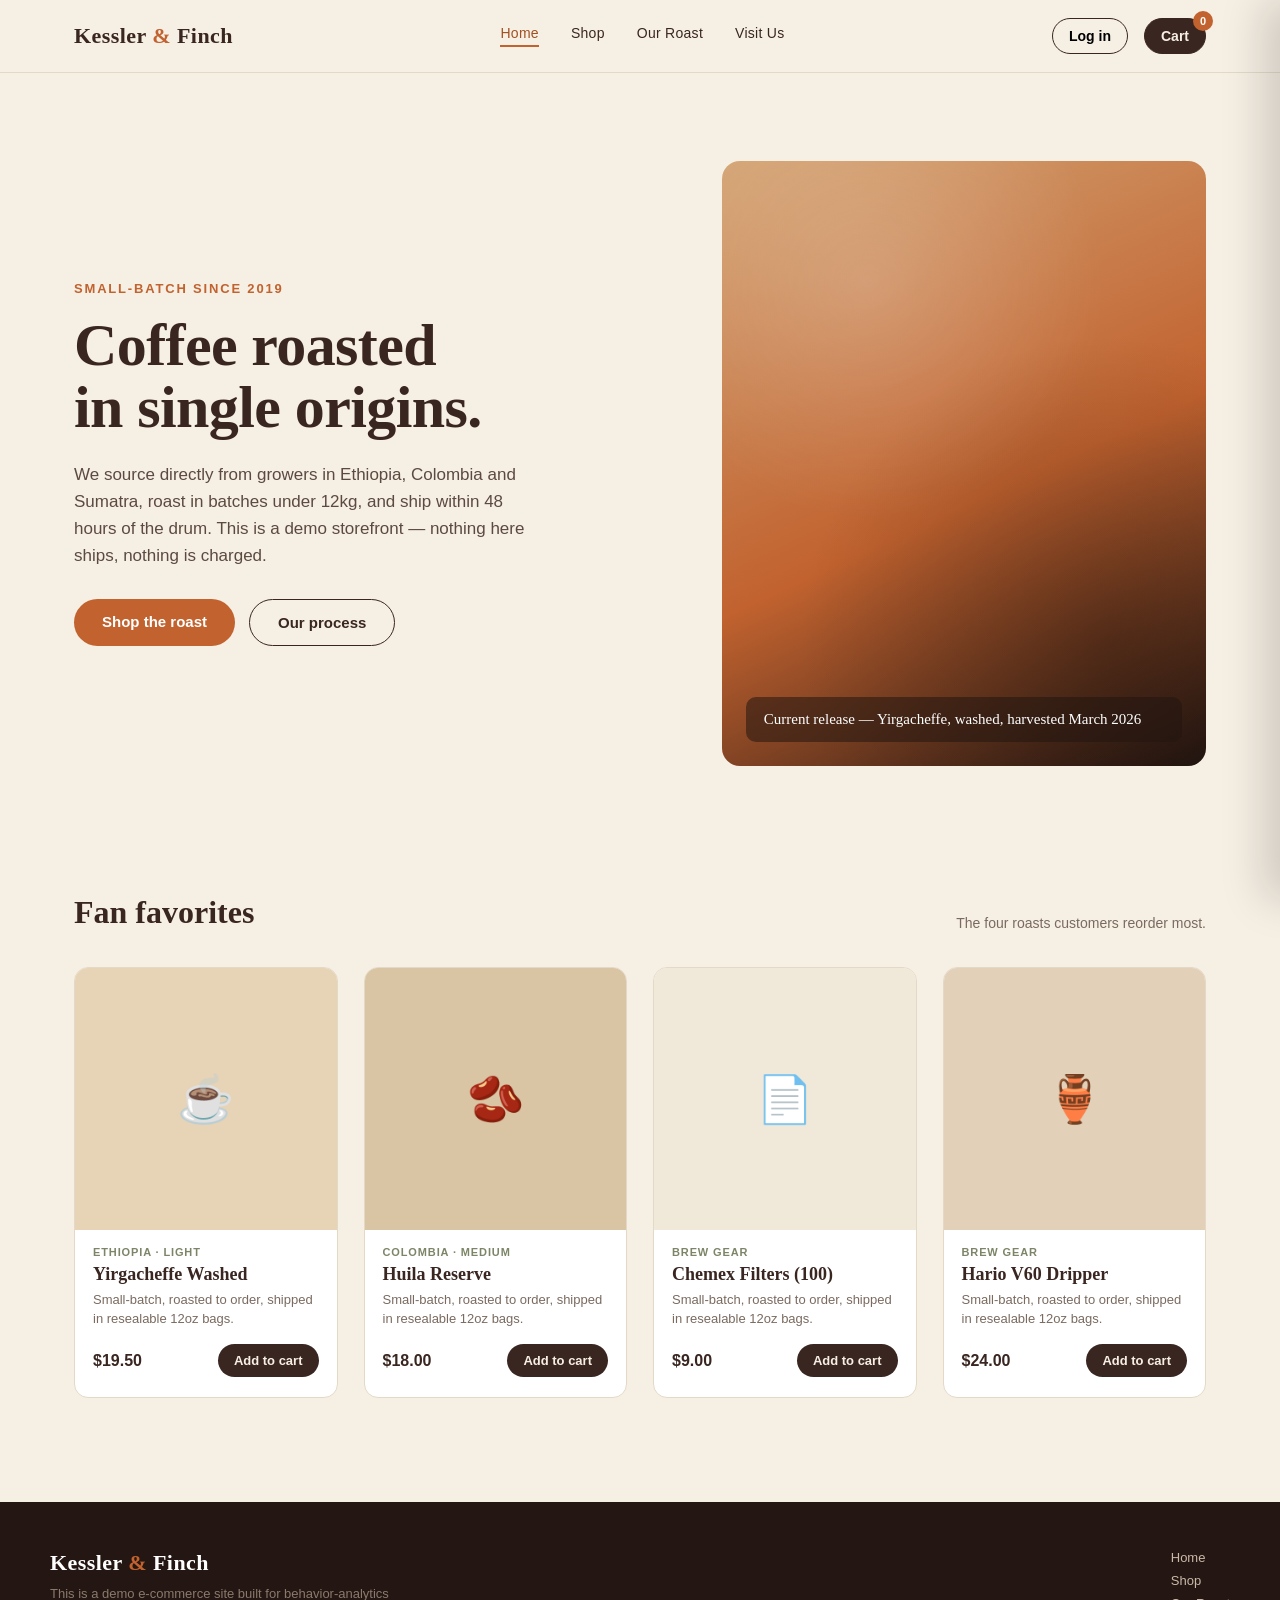
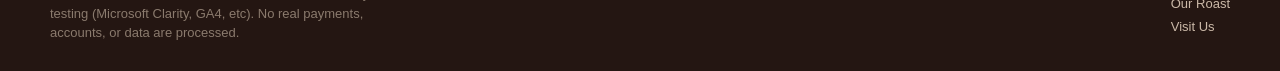
<file: index.html>
<!DOCTYPE html>
<html lang="en">
<head>
<meta charset="UTF-8">
<meta name="viewport" content="width=device-width, initial-scale=1.0">
<title>Kessler & Finch — Roastery & Brew Goods</title>
<link rel="stylesheet" href="style.css">

<script type="text/javascript">
    (function(c,l,a,r,i,t,y){
        c[a]=c[a]||function(){(c[a].q=c[a].q||[]).push(arguments)};
        t=l.createElement(r);t.async=1;t.src="https://www.clarity.ms/tag/"+i;
        y=l.getElementsByTagName(r)[0];y.parentNode.insertBefore(t,y);
    })(window, document, "clarity", "script", "xgiw0sv73h");
</script>
<!-- Google tag (gtag.js) -->
<script async src="https://www.googletagmanager.com/gtag/js?id=G-TSH7S5BTXQ"></script>
<script>
  window.dataLayer = window.dataLayer || [];
  function gtag(){dataLayer.push(arguments);}
  gtag('js', new Date());

  gtag('config', 'G-TSH7S5BTXQ');
</script>
<script type="text/javascript">
  window.heapReadyCb=window.heapReadyCb||[],window.heap=window.heap||[],heap.load=function(e,t){window.heap.envId=e,window.heap.clientConfig=t=t||{},window.heap.clientConfig.shouldFetchServerConfig=!1;var a=document.createElement("script");a.type="text/javascript",a.async=!0,a.src="https://cdn.us.heap-api.com/config/"+e+"/heap_config.js";var r=document.getElementsByTagName("script")[0];r.parentNode.insertBefore(a,r);var n=["init","startTracking","stopTracking","track","resetIdentity","identify","getSessionId","getUserId","getIdentity","addUserProperties","addEventProperties","removeEventProperty","clearEventProperties","addAccountProperties","addAdapter","addTransformer","addTransformerFn","onReady","addPageviewProperties","removePageviewProperty","clearPageviewProperties","trackPageview"],i=function(e){return function(){var t=Array.prototype.slice.call(arguments,0);window.heapReadyCb.push({name:e,fn:function(){heap[e]&&heap[e].apply(heap,t)}})}};for(var p=0;p<n.length;p++)heap[n[p]]=i(n[p])};
  heap.load("2966710571");
</script>

</head>
<body>

<header>
  <div class="nav">
    <a href="index.html" class="brand">Kessler <span>&</span> Finch</a>
    <nav class="nav-links">
      <a href="index.html" class="active">Home</a>
      <a href="shop.html">Shop</a>
      <a href="about.html">Our Roast</a>
      <a href="contact.html">Visit Us</a>
    </nav>
    <div class="nav-actions">
      <button class="icon-btn" id="loginTrigger">Log in</button>
      <button class="icon-btn cart-btn" id="cartTrigger">
        Cart <span class="cart-count" id="cartCount">0</span>
      </button>
    </div>
  </div>
</header>

<section class="hero">
  <div>
    <div class="hero-eyebrow">Small-batch since 2019</div>
    <h1>Coffee roasted<br>in single origins.</h1>
    <p>We source directly from growers in Ethiopia, Colombia and Sumatra, roast in batches under 12kg, and ship within 48 hours of the drum. This is a demo storefront — nothing here ships, nothing is charged.</p>
    <div class="hero-cta">
      <a href="shop.html" class="btn-primary">Shop the roast</a>
      <a href="about.html" class="btn-ghost">Our process</a>
    </div>
  </div>
  <div class="hero-art">
    <div class="hero-art-label">Current release — Yirgacheffe, washed, harvested March 2026</div>
  </div>
</section>

<section class="section">
  <div class="section-head">
    <h2>Fan favorites</h2>
    <p>The four roasts customers reorder most.</p>
  </div>
  <div class="grid" id="productGrid"></div>
</section>

<footer>
  <div class="footer-inner">
    <div>
      <div class="brand">Kessler <span>&</span> Finch</div>
      <p class="footer-note">This is a demo e-commerce site built for behavior-analytics testing (Microsoft Clarity, GA4, etc). No real payments, accounts, or data are processed.</p>
    </div>
    <div class="footer-links">
      <a href="index.html">Home</a>
      <a href="shop.html">Shop</a>
      <a href="about.html">Our Roast</a>
      <a href="contact.html">Visit Us</a>
    </div>
  </div>
</footer>

<!-- Cart Drawer -->
<div class="overlay" id="overlay"></div>
<div class="drawer" id="cartDrawer">
  <div class="drawer-head">
    <h3>Your cart</h3>
    <button class="close-x" id="closeCart">&times;</button>
  </div>
  <div class="drawer-items" id="drawerItems"></div>
  <div class="drawer-foot">
    <div class="drawer-total"><span>Total</span><span id="cartTotal">$0.00</span></div>
    <button class="checkout-btn" id="checkoutBtn">Checkout</button>
  </div>
</div>

<!-- Login Modal -->
<div class="modal-overlay" id="loginModal">
  <div class="modal">
    <button class="modal-close" id="closeLogin">&times;</button>
    <h3>Welcome back</h3>
    <p class="sub">Log in to your Kessler & Finch account.</p>
    <div class="demo-hint"><b>Demo login</b> — any valid-looking email (e.g. <b>you@example.com</b>) with password <b>abc123</b></div>
    <div class="field">
      <label>Email</label>
      <input type="email" id="loginEmail" placeholder="you@example.com">
    </div>
    <div class="field">
      <label>Password</label>
      <input type="password" id="loginPassword" placeholder="••••••••">
    </div>
    <div class="form-error" id="loginError">Enter a valid email and the password <b>abc123</b>.</div>
    <button class="modal-submit" id="submitLogin">Log in</button>
  </div>
</div>

<div class="toast" id="toast"></div>

<script src="script.js"></script>
<script>
  renderProductGrid('productGrid', [1, 2, 6, 5]);
</script>
</body>
</html>
</file>
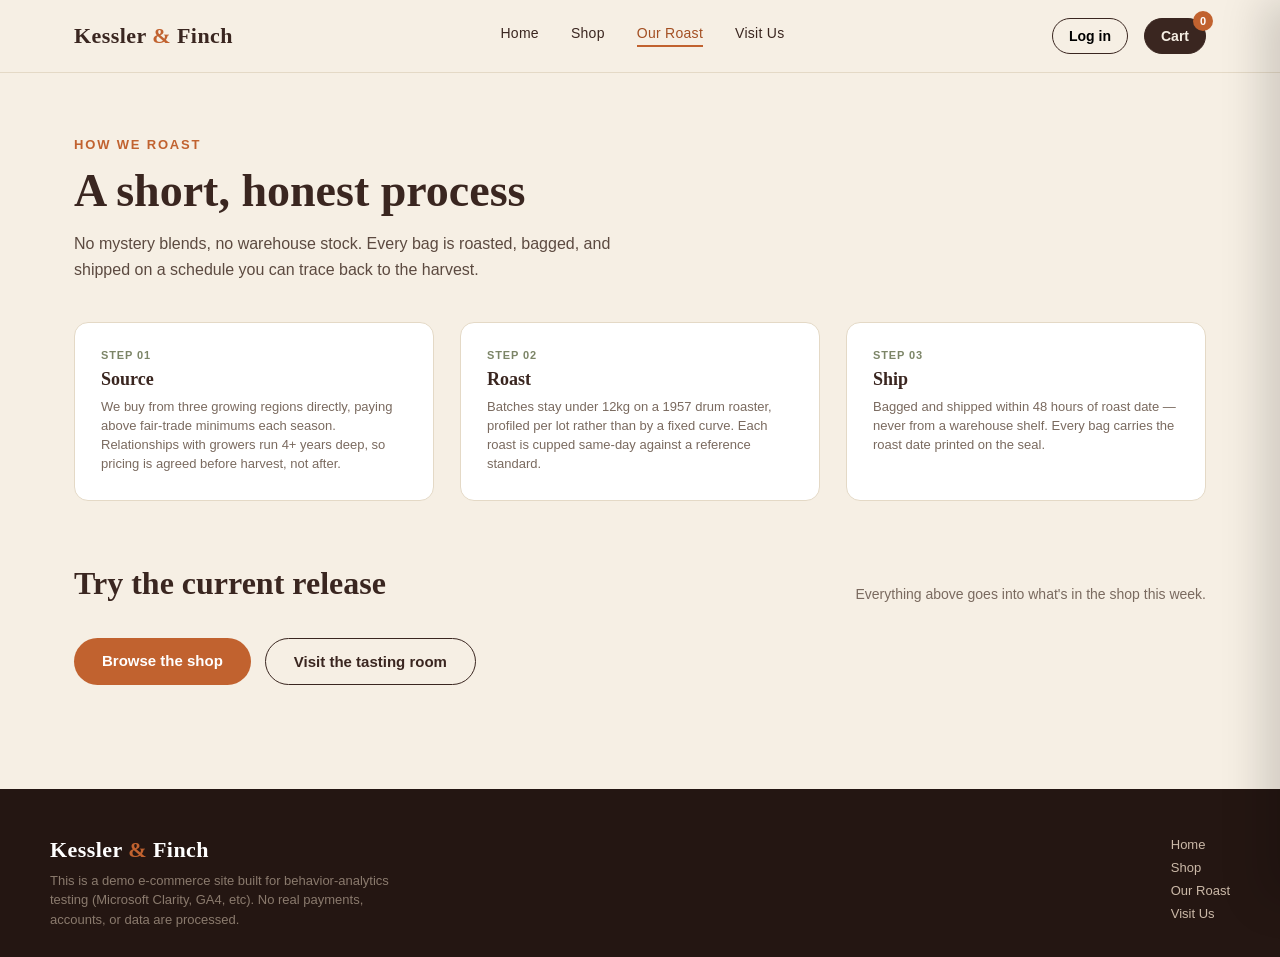
<file: about.html>
<!DOCTYPE html>
<html lang="en">
<head>
<meta charset="UTF-8">
<meta name="viewport" content="width=device-width, initial-scale=1.0">
<title>Our Roast — Kessler & Finch</title>
<link rel="stylesheet" href="style.css">

<script type="text/javascript">
    (function(c,l,a,r,i,t,y){
        c[a]=c[a]||function(){(c[a].q=c[a].q||[]).push(arguments)};
        t=l.createElement(r);t.async=1;t.src="https://www.clarity.ms/tag/"+i;
        y=l.getElementsByTagName(r)[0];y.parentNode.insertBefore(t,y);
    })(window, document, "clarity", "script", "xgiw0sv73h");
</script>
<!-- Google tag (gtag.js) -->
<script async src="https://www.googletagmanager.com/gtag/js?id=G-TSH7S5BTXQ"></script>
<script>
  window.dataLayer = window.dataLayer || [];
  function gtag(){dataLayer.push(arguments);}
  gtag('js', new Date());

  gtag('config', 'G-TSH7S5BTXQ');
</script>
<script type="text/javascript">
  window.heapReadyCb=window.heapReadyCb||[],window.heap=window.heap||[],heap.load=function(e,t){window.heap.envId=e,window.heap.clientConfig=t=t||{},window.heap.clientConfig.shouldFetchServerConfig=!1;var a=document.createElement("script");a.type="text/javascript",a.async=!0,a.src="https://cdn.us.heap-api.com/config/"+e+"/heap_config.js";var r=document.getElementsByTagName("script")[0];r.parentNode.insertBefore(a,r);var n=["init","startTracking","stopTracking","track","resetIdentity","identify","getSessionId","getUserId","getIdentity","addUserProperties","addEventProperties","removeEventProperty","clearEventProperties","addAccountProperties","addAdapter","addTransformer","addTransformerFn","onReady","addPageviewProperties","removePageviewProperty","clearPageviewProperties","trackPageview"],i=function(e){return function(){var t=Array.prototype.slice.call(arguments,0);window.heapReadyCb.push({name:e,fn:function(){heap[e]&&heap[e].apply(heap,t)}})}};for(var p=0;p<n.length;p++)heap[n[p]]=i(n[p])};
  heap.load("2966710571");
</script>


</head>
<body>

<header>
  <div class="nav">
    <a href="index.html" class="brand">Kessler <span>&</span> Finch</a>
    <nav class="nav-links">
      <a href="index.html">Home</a>
      <a href="shop.html">Shop</a>
      <a href="about.html" class="active">Our Roast</a>
      <a href="contact.html">Visit Us</a>
    </nav>
    <div class="nav-actions">
      <button class="icon-btn" id="loginTrigger">Log in</button>
      <button class="icon-btn cart-btn" id="cartTrigger">
        Cart <span class="cart-count" id="cartCount">0</span>
      </button>
    </div>
  </div>
</header>

<div class="page-head">
  <div class="hero-eyebrow">How we roast</div>
  <h1>A short, honest process</h1>
  <p>No mystery blends, no warehouse stock. Every bag is roasted, bagged, and shipped on a schedule you can trace back to the harvest.</p>
</div>

<section class="section" style="padding-top:20px;">
  <div class="grid" style="grid-template-columns: repeat(3,1fr);">
    <div class="card" style="padding:26px;">
      <div class="card-tag">Step 01</div>
      <div class="card-title" style="margin:8px 0;">Source</div>
      <div class="card-desc">We buy from three growing regions directly, paying above fair-trade minimums each season. Relationships with growers run 4+ years deep, so pricing is agreed before harvest, not after.</div>
    </div>
    <div class="card" style="padding:26px;">
      <div class="card-tag">Step 02</div>
      <div class="card-title" style="margin:8px 0;">Roast</div>
      <div class="card-desc">Batches stay under 12kg on a 1957 drum roaster, profiled per lot rather than by a fixed curve. Each roast is cupped same-day against a reference standard.</div>
    </div>
    <div class="card" style="padding:26px;">
      <div class="card-tag">Step 03</div>
      <div class="card-title" style="margin:8px 0;">Ship</div>
      <div class="card-desc">Bagged and shipped within 48 hours of roast date — never from a warehouse shelf. Every bag carries the roast date printed on the seal.</div>
    </div>
  </div>
</section>

<section class="section" style="padding-top:0;">
  <div class="section-head">
    <h2>Try the current release</h2>
    <p>Everything above goes into what's in the shop this week.</p>
  </div>
  <div style="display:flex; gap:14px;">
    <a href="shop.html" class="btn-primary">Browse the shop</a>
    <a href="contact.html" class="btn-ghost">Visit the tasting room</a>
  </div>
</section>

<footer>
  <div class="footer-inner">
    <div>
      <div class="brand">Kessler <span>&</span> Finch</div>
      <p class="footer-note">This is a demo e-commerce site built for behavior-analytics testing (Microsoft Clarity, GA4, etc). No real payments, accounts, or data are processed.</p>
    </div>
    <div class="footer-links">
      <a href="index.html">Home</a>
      <a href="shop.html">Shop</a>
      <a href="about.html">Our Roast</a>
      <a href="contact.html">Visit Us</a>
    </div>
  </div>
</footer>

<div class="overlay" id="overlay"></div>
<div class="drawer" id="cartDrawer">
  <div class="drawer-head">
    <h3>Your cart</h3>
    <button class="close-x" id="closeCart">&times;</button>
  </div>
  <div class="drawer-items" id="drawerItems"></div>
  <div class="drawer-foot">
    <div class="drawer-total"><span>Total</span><span id="cartTotal">$0.00</span></div>
    <button class="checkout-btn" id="checkoutBtn">Checkout</button>
  </div>
</div>

<div class="modal-overlay" id="loginModal">
  <div class="modal">
    <button class="modal-close" id="closeLogin">&times;</button>
    <h3>Welcome back</h3>
    <p class="sub">Log in to your Kessler & Finch account.</p>
    <div class="demo-hint"><b>Demo login</b> — any valid-looking email (e.g. <b>you@example.com</b>) with password <b>abc123</b></div>
    <div class="field">
      <label>Email</label>
      <input type="email" id="loginEmail" placeholder="you@example.com">
    </div>
    <div class="field">
      <label>Password</label>
      <input type="password" id="loginPassword" placeholder="••••••••">
    </div>
    <div class="form-error" id="loginError">Enter a valid email and the password <b>abc123</b>.</div>
    <button class="modal-submit" id="submitLogin">Log in</button>
  </div>
</div>

<div class="toast" id="toast"></div>

<script src="script.js"></script>
</body>
</html>
</file>
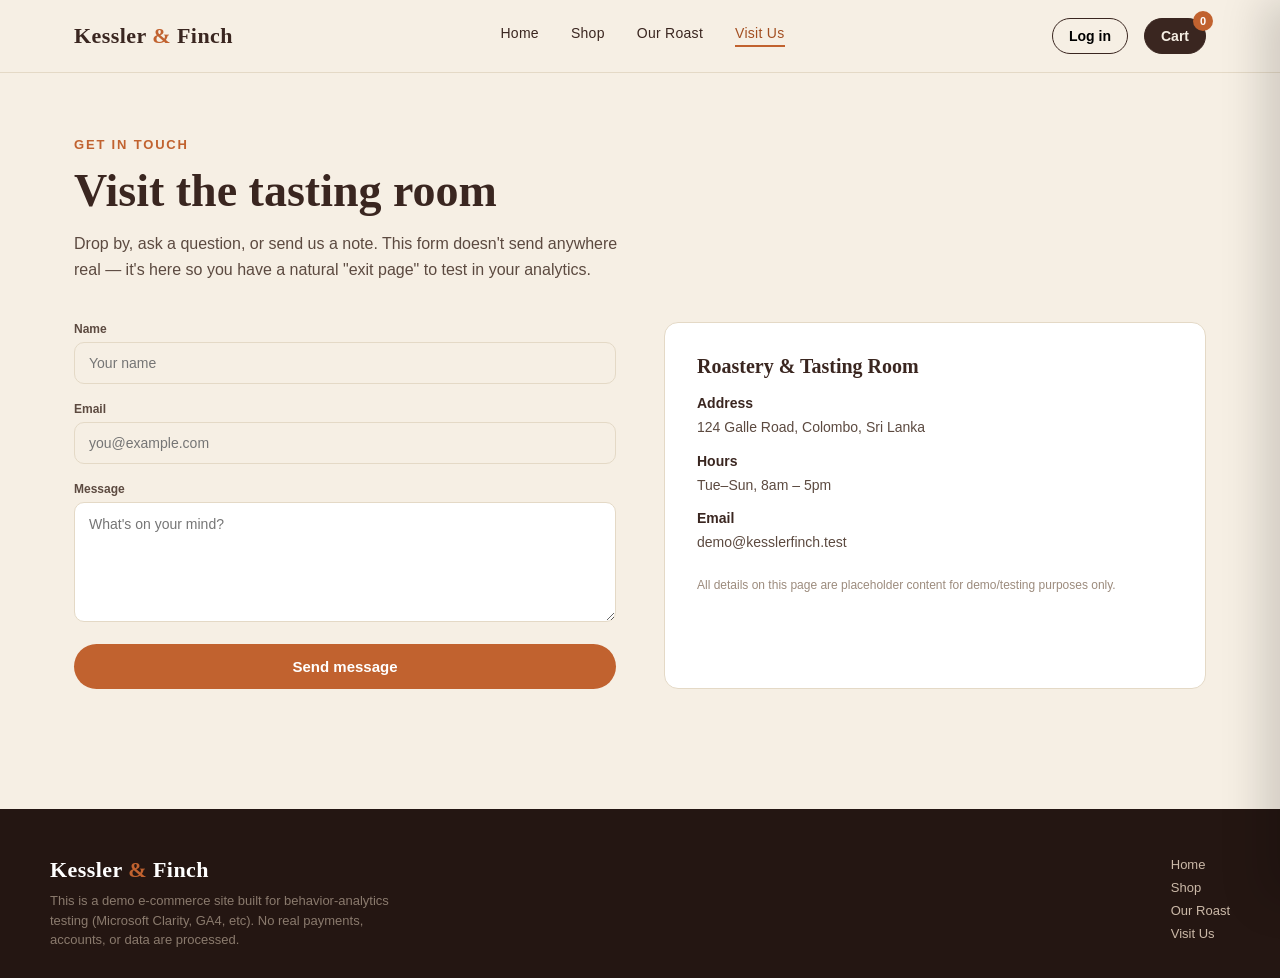
<file: contact.html>
<!DOCTYPE html>
<html lang="en">
<head>
<meta charset="UTF-8">
<meta name="viewport" content="width=device-width, initial-scale=1.0">
<title>Visit Us — Kessler & Finch</title>
<link rel="stylesheet" href="style.css">

<script type="text/javascript">
    (function(c,l,a,r,i,t,y){
        c[a]=c[a]||function(){(c[a].q=c[a].q||[]).push(arguments)};
        t=l.createElement(r);t.async=1;t.src="https://www.clarity.ms/tag/"+i;
        y=l.getElementsByTagName(r)[0];y.parentNode.insertBefore(t,y);
    })(window, document, "clarity", "script", "xgiw0sv73h");
</script>
<!-- Google tag (gtag.js) -->
<script async src="https://www.googletagmanager.com/gtag/js?id=G-TSH7S5BTXQ"></script>
<script>
  window.dataLayer = window.dataLayer || [];
  function gtag(){dataLayer.push(arguments);}
  gtag('js', new Date());

  gtag('config', 'G-TSH7S5BTXQ');
</script>
<script type="text/javascript">
  window.heapReadyCb=window.heapReadyCb||[],window.heap=window.heap||[],heap.load=function(e,t){window.heap.envId=e,window.heap.clientConfig=t=t||{},window.heap.clientConfig.shouldFetchServerConfig=!1;var a=document.createElement("script");a.type="text/javascript",a.async=!0,a.src="https://cdn.us.heap-api.com/config/"+e+"/heap_config.js";var r=document.getElementsByTagName("script")[0];r.parentNode.insertBefore(a,r);var n=["init","startTracking","stopTracking","track","resetIdentity","identify","getSessionId","getUserId","getIdentity","addUserProperties","addEventProperties","removeEventProperty","clearEventProperties","addAccountProperties","addAdapter","addTransformer","addTransformerFn","onReady","addPageviewProperties","removePageviewProperty","clearPageviewProperties","trackPageview"],i=function(e){return function(){var t=Array.prototype.slice.call(arguments,0);window.heapReadyCb.push({name:e,fn:function(){heap[e]&&heap[e].apply(heap,t)}})}};for(var p=0;p<n.length;p++)heap[n[p]]=i(n[p])};
  heap.load("2966710571");
</script>

</head>
<body>

<header>
  <div class="nav">
    <a href="index.html" class="brand">Kessler <span>&</span> Finch</a>
    <nav class="nav-links">
      <a href="index.html">Home</a>
      <a href="shop.html">Shop</a>
      <a href="about.html">Our Roast</a>
      <a href="contact.html" class="active">Visit Us</a>
    </nav>
    <div class="nav-actions">
      <button class="icon-btn" id="loginTrigger">Log in</button>
      <button class="icon-btn cart-btn" id="cartTrigger">
        Cart <span class="cart-count" id="cartCount">0</span>
      </button>
    </div>
  </div>
</header>

<div class="page-head">
  <div class="hero-eyebrow">Get in touch</div>
  <h1>Visit the tasting room</h1>
  <p>Drop by, ask a question, or send us a note. This form doesn't send anywhere real — it's here so you have a natural "exit page" to test in your analytics.</p>
</div>

<div class="contact-wrap">
  <form class="contact-form" id="contactForm">
    <div class="field">
      <label>Name</label>
      <input type="text" placeholder="Your name" required>
    </div>
    <div class="field">
      <label>Email</label>
      <input type="email" placeholder="you@example.com" required>
    </div>
    <div class="field">
      <label>Message</label>
      <textarea placeholder="What's on your mind?" required></textarea>
    </div>
    <button type="submit" class="btn-primary" style="width:100%; text-align:center;">Send message</button>
    <div class="form-success" id="contactSuccess">Thanks — this is a demo form, so nothing was actually sent.</div>
  </form>

  <div class="contact-info">
    <h3>Roastery & Tasting Room</h3>
    <p><b>Address</b><br>124 Galle Road, Colombo, Sri Lanka</p>
    <p><b>Hours</b><br>Tue–Sun, 8am – 5pm</p>
    <p><b>Email</b><br>demo@kesslerfinch.test</p>
    <p style="margin-top:20px; color:#9c8b7d; font-size:12px;">All details on this page are placeholder content for demo/testing purposes only.</p>
  </div>
</div>

<footer>
  <div class="footer-inner">
    <div>
      <div class="brand">Kessler <span>&</span> Finch</div>
      <p class="footer-note">This is a demo e-commerce site built for behavior-analytics testing (Microsoft Clarity, GA4, etc). No real payments, accounts, or data are processed.</p>
    </div>
    <div class="footer-links">
      <a href="index.html">Home</a>
      <a href="shop.html">Shop</a>
      <a href="about.html">Our Roast</a>
      <a href="contact.html">Visit Us</a>
    </div>
  </div>
</footer>

<div class="overlay" id="overlay"></div>
<div class="drawer" id="cartDrawer">
  <div class="drawer-head">
    <h3>Your cart</h3>
    <button class="close-x" id="closeCart">&times;</button>
  </div>
  <div class="drawer-items" id="drawerItems"></div>
  <div class="drawer-foot">
    <div class="drawer-total"><span>Total</span><span id="cartTotal">$0.00</span></div>
    <button class="checkout-btn" id="checkoutBtn">Checkout</button>
  </div>
</div>

<div class="modal-overlay" id="loginModal">
  <div class="modal">
    <button class="modal-close" id="closeLogin">&times;</button>
    <h3>Welcome back</h3>
    <p class="sub">Log in to your Kessler & Finch account.</p>
    <div class="demo-hint"><b>Demo login</b> — any valid-looking email (e.g. <b>you@example.com</b>) with password <b>abc123</b></div>
    <div class="field">
      <label>Email</label>
      <input type="email" id="loginEmail" placeholder="you@example.com">
    </div>
    <div class="field">
      <label>Password</label>
      <input type="password" id="loginPassword" placeholder="••••••••">
    </div>
    <div class="form-error" id="loginError">Enter a valid email and the password <b>abc123</b>.</div>
    <button class="modal-submit" id="submitLogin">Log in</button>
  </div>
</div>

<div class="toast" id="toast"></div>

<script src="script.js"></script>
</body>
</html>
</file>
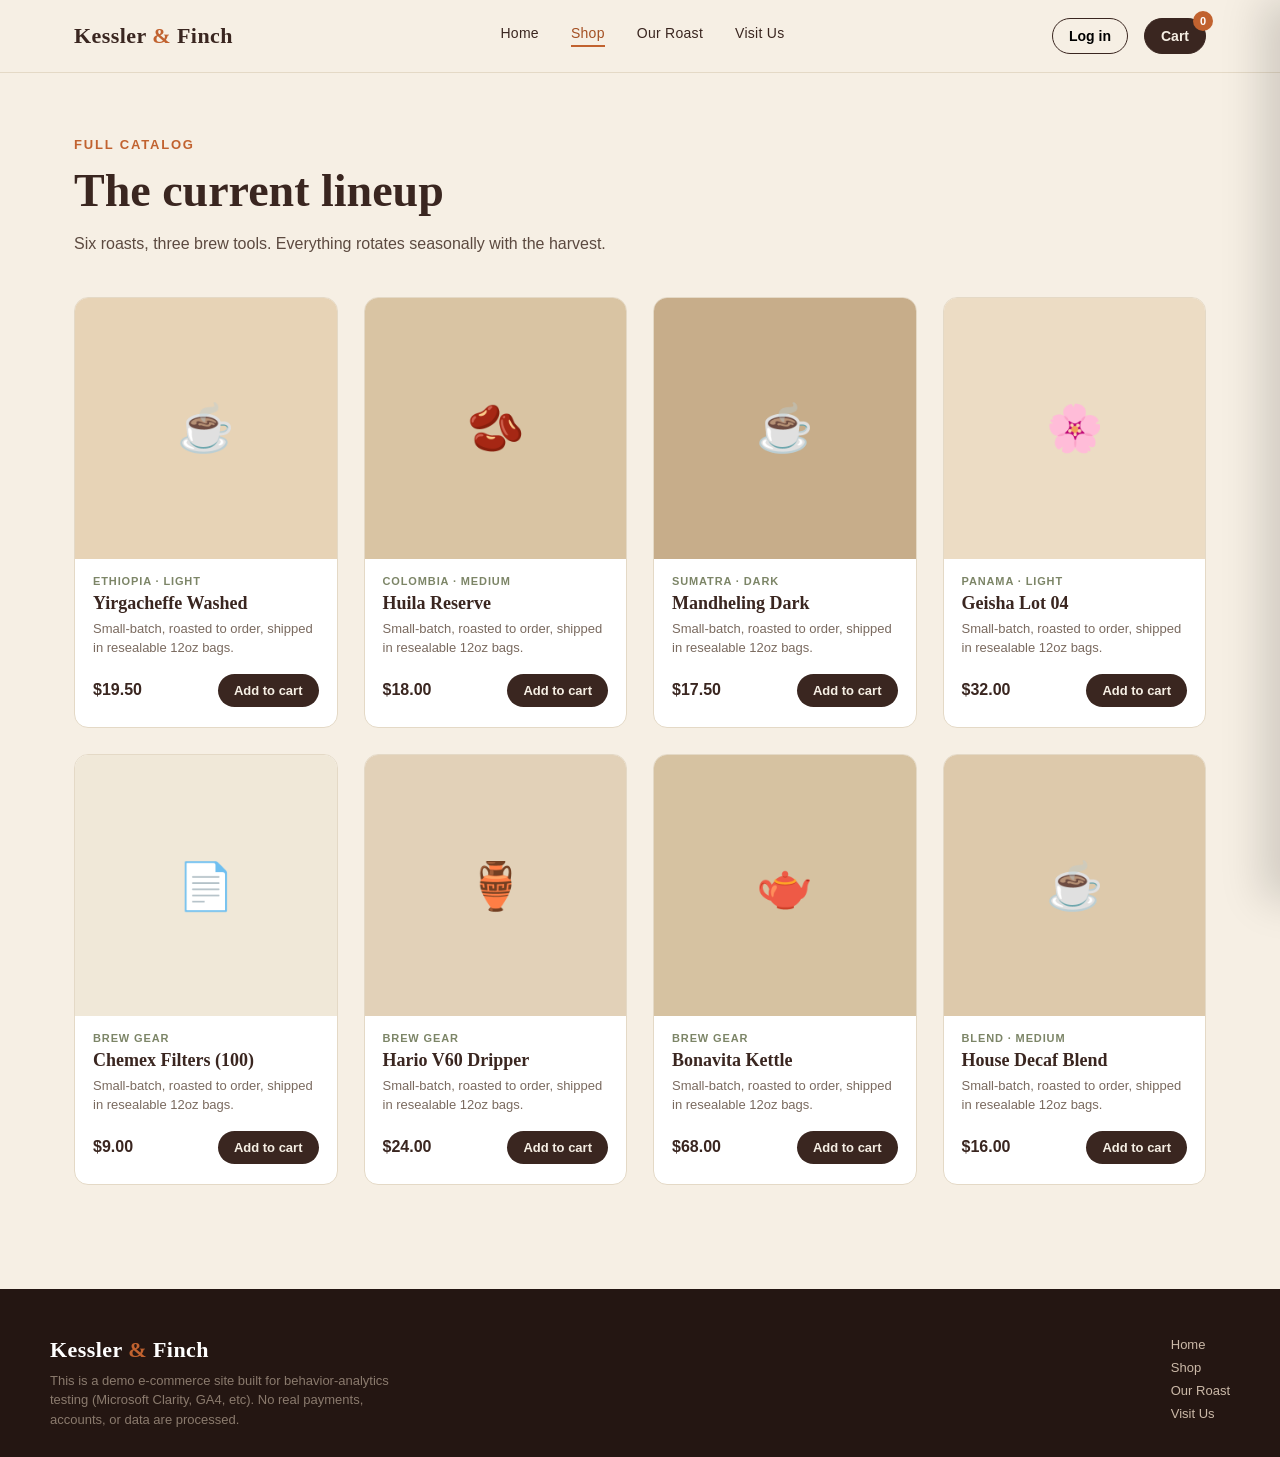
<file: shop.html>
<!DOCTYPE html>
<html lang="en">
<head>
<meta charset="UTF-8">
<meta name="viewport" content="width=device-width, initial-scale=1.0">
<title>Shop — Kessler & Finch</title>
<link rel="stylesheet" href="style.css">

<script type="text/javascript">
    (function(c,l,a,r,i,t,y){
        c[a]=c[a]||function(){(c[a].q=c[a].q||[]).push(arguments)};
        t=l.createElement(r);t.async=1;t.src="https://www.clarity.ms/tag/"+i;
        y=l.getElementsByTagName(r)[0];y.parentNode.insertBefore(t,y);
    })(window, document, "clarity", "script", "xgiw0sv73h");
</script>
<!-- Google tag (gtag.js) -->
<script async src="https://www.googletagmanager.com/gtag/js?id=G-TSH7S5BTXQ"></script>
<script>
  window.dataLayer = window.dataLayer || [];
  function gtag(){dataLayer.push(arguments);}
  gtag('js', new Date());

  gtag('config', 'G-TSH7S5BTXQ');
</script>
<script type="text/javascript">
  window.heapReadyCb=window.heapReadyCb||[],window.heap=window.heap||[],heap.load=function(e,t){window.heap.envId=e,window.heap.clientConfig=t=t||{},window.heap.clientConfig.shouldFetchServerConfig=!1;var a=document.createElement("script");a.type="text/javascript",a.async=!0,a.src="https://cdn.us.heap-api.com/config/"+e+"/heap_config.js";var r=document.getElementsByTagName("script")[0];r.parentNode.insertBefore(a,r);var n=["init","startTracking","stopTracking","track","resetIdentity","identify","getSessionId","getUserId","getIdentity","addUserProperties","addEventProperties","removeEventProperty","clearEventProperties","addAccountProperties","addAdapter","addTransformer","addTransformerFn","onReady","addPageviewProperties","removePageviewProperty","clearPageviewProperties","trackPageview"],i=function(e){return function(){var t=Array.prototype.slice.call(arguments,0);window.heapReadyCb.push({name:e,fn:function(){heap[e]&&heap[e].apply(heap,t)}})}};for(var p=0;p<n.length;p++)heap[n[p]]=i(n[p])};
  heap.load("2966710571");
</script>
</head>
<body>

<header>
  <div class="nav">
    <a href="index.html" class="brand">Kessler <span>&</span> Finch</a>
    <nav class="nav-links">
      <a href="index.html">Home</a>
      <a href="shop.html" class="active">Shop</a>
      <a href="about.html">Our Roast</a>
      <a href="contact.html">Visit Us</a>
    </nav>
    <div class="nav-actions">
      <button class="icon-btn" id="loginTrigger">Log in</button>
      <button class="icon-btn cart-btn" id="cartTrigger">
        Cart <span class="cart-count" id="cartCount">0</span>
      </button>
    </div>
  </div>
</header>

<div class="page-head">
  <div class="hero-eyebrow">Full catalog</div>
  <h1>The current lineup</h1>
  <p>Six roasts, three brew tools. Everything rotates seasonally with the harvest.</p>
</div>

<section class="section" style="padding-top:20px;">
  <div class="grid" id="productGrid"></div>
</section>

<footer>
  <div class="footer-inner">
    <div>
      <div class="brand">Kessler <span>&</span> Finch</div>
      <p class="footer-note">This is a demo e-commerce site built for behavior-analytics testing (Microsoft Clarity, GA4, etc). No real payments, accounts, or data are processed.</p>
    </div>
    <div class="footer-links">
      <a href="index.html">Home</a>
      <a href="shop.html">Shop</a>
      <a href="about.html">Our Roast</a>
      <a href="contact.html">Visit Us</a>
    </div>
  </div>
</footer>

<div class="overlay" id="overlay"></div>
<div class="drawer" id="cartDrawer">
  <div class="drawer-head">
    <h3>Your cart</h3>
    <button class="close-x" id="closeCart">&times;</button>
  </div>
  <div class="drawer-items" id="drawerItems"></div>
  <div class="drawer-foot">
    <div class="drawer-total"><span>Total</span><span id="cartTotal">$0.00</span></div>
    <button class="checkout-btn" id="checkoutBtn">Checkout</button>
  </div>
</div>

<div class="modal-overlay" id="loginModal">
  <div class="modal">
    <button class="modal-close" id="closeLogin">&times;</button>
    <h3>Welcome back</h3>
    <p class="sub">Log in to your Kessler & Finch account.</p>
    <div class="demo-hint"><b>Demo login</b> — any valid-looking email (e.g. <b>you@example.com</b>) with password <b>abc123</b></div>
    <div class="field">
      <label>Email</label>
      <input type="email" id="loginEmail" placeholder="you@example.com">
    </div>
    <div class="field">
      <label>Password</label>
      <input type="password" id="loginPassword" placeholder="••••••••">
    </div>
    <div class="form-error" id="loginError">Enter a valid email and the password <b>abc123</b>.</div>
    <button class="modal-submit" id="submitLogin">Log in</button>
  </div>
</div>

<div class="toast" id="toast"></div>

<script src="script.js"></script>
<script>
  renderProductGrid('productGrid');
</script>
</body>
</html>
</file>
<file: style.css>
:root{
  --espresso: #3a2620;
  --espresso-dark: #241612;
  --cream: #f6efe4;
  --clay: #c1622f;
  --clay-dark: #a34f22;
  --sage: #7c8567;
  --line: #e4d9c6;
  --font-display: 'Fraunces', Georgia, serif;
  --font-body: 'Inter', -apple-system, sans-serif;
}

*{ box-sizing: border-box; margin:0; padding:0; }
html{ scroll-behavior: smooth; }
body{
  font-family: var(--font-body);
  background: var(--cream);
  color: var(--espresso);
  -webkit-font-smoothing: antialiased;
}
img{ max-width:100%; display:block; }
a{ color: inherit; text-decoration:none; }
button{ font-family: inherit; cursor:pointer; border:none; background:none; }

/* ---------- Header ---------- */
header{
  position: sticky; top:0; z-index: 50;
  background: var(--cream);
  border-bottom: 1px solid var(--line);
}
.nav{
  max-width: 1180px; margin:0 auto;
  display:flex; align-items:center; justify-content:space-between;
  padding: 18px 24px;
}
.brand{
  font-family: var(--font-display);
  font-weight: 600;
  font-size: 22px;
  letter-spacing: 0.02em;
}
.brand span{ color: var(--clay); }
.nav-links{ display:flex; gap: 32px; align-items:center; }
.nav-links a{ font-size: 14px; font-weight:500; letter-spacing:.02em; padding-bottom:4px; border-bottom: 2px solid transparent; }
.nav-links a.active{ border-bottom-color: var(--clay); color: var(--clay-dark); }
.nav-actions{ display:flex; gap:16px; align-items:center; }
.icon-btn{
  display:flex; align-items:center; gap:6px;
  font-size: 14px; font-weight: 600;
  padding: 9px 16px; border-radius: 999px;
  border: 1px solid var(--espresso);
  transition: all .15s ease;
  white-space: nowrap;
}
.icon-btn:hover{ background: var(--espresso); color: var(--cream); }
.cart-btn{
  position:relative;
  background: var(--espresso); color: var(--cream);
  border-color: var(--espresso);
}
.cart-btn:hover{ background: var(--clay-dark); border-color: var(--clay-dark); }
.cart-count{
  position:absolute; top:-8px; right:-8px;
  background: var(--clay); color:#fff;
  font-size: 11px; font-weight:700;
  width:20px; height:20px; border-radius:50%;
  display:flex; align-items:center; justify-content:center;
}

/* ---------- Hero ---------- */
.hero{
  max-width: 1180px; margin: 0 auto;
  padding: 88px 24px 64px;
  display:grid; grid-template-columns: 1.1fr .9fr; gap: 56px;
  align-items:center;
}
.hero-eyebrow{
  font-size:13px; font-weight:700; letter-spacing:.14em; text-transform:uppercase;
  color: var(--clay); margin-bottom:18px;
}
.hero h1{
  font-family: var(--font-display);
  font-size: clamp(38px, 5vw, 60px);
  line-height: 1.04;
  font-weight: 600;
  letter-spacing: -0.01em;
  margin-bottom: 22px;
}
.hero p{
  font-size: 17px; line-height:1.6; color: #5c4a40;
  max-width: 460px; margin-bottom: 30px;
}
.hero-cta{
  display:flex; gap:14px; flex-wrap:wrap;
}
.btn-primary{
  background: var(--clay); color:#fff;
  padding: 14px 28px; border-radius: 999px;
  font-weight: 600; font-size: 15px;
  transition: background .15s ease;
  display:inline-block;
}
.btn-primary:hover{ background: var(--clay-dark); }
.btn-ghost{
  padding: 14px 28px; border-radius: 999px;
  font-weight: 600; font-size: 15px;
  border: 1px solid var(--espresso);
  display:inline-block;
}
.btn-ghost:hover{ background: rgba(58,38,32,.06); }
.hero-art{
  aspect-ratio: 4/5;
  border-radius: 18px;
  background: linear-gradient(155deg, #d3a373, var(--clay) 55%, var(--espresso-dark));
  position:relative; overflow:hidden;
}
.hero-art::before{
  content:"";
  position:absolute; inset:0;
  background-image: radial-gradient(circle at 30% 20%, rgba(255,255,255,.18), transparent 40%),
                     radial-gradient(circle at 80% 80%, rgba(0,0,0,.25), transparent 50%);
}
.hero-art-label{
  position:absolute; bottom:24px; left:24px; right:24px;
  color:#fff;
  font-family: var(--font-display);
  font-size: 15px;
  background: rgba(36,22,18,.55);
  backdrop-filter: blur(6px);
  padding: 14px 18px; border-radius: 10px;
}

/* ---------- Page header (non-home pages) ---------- */
.page-head{
  max-width: 1180px; margin: 0 auto; padding: 64px 24px 20px;
}
.page-head .hero-eyebrow{ margin-bottom: 12px; }
.page-head h1{
  font-family: var(--font-display);
  font-size: clamp(32px, 4vw, 46px);
  font-weight: 600;
  margin-bottom: 14px;
}
.page-head p{ font-size:16px; color:#5c4a40; max-width: 560px; line-height:1.6; }

/* ---------- Section headers ---------- */
.section{ max-width: 1180px; margin: 0 auto; padding: 64px 24px; }
.section-head{
  display:flex; justify-content:space-between; align-items:flex-end;
  margin-bottom: 36px; gap: 20px; flex-wrap:wrap;
}
.section-head h2{
  font-family: var(--font-display);
  font-size: 32px; font-weight:600;
}
.section-head p{ color:#7a6a5f; font-size:14px; max-width:360px; }

/* ---------- Product grid ---------- */
.grid{
  display:grid; grid-template-columns: repeat(4, 1fr); gap: 26px;
}
.card{
  background:#fff; border: 1px solid var(--line); border-radius: 14px;
  overflow:hidden; display:flex; flex-direction:column;
  transition: transform .18s ease, box-shadow .18s ease;
}
.card:hover{ transform: translateY(-4px); box-shadow: 0 14px 28px rgba(58,38,32,.10); }
.card-img{
  aspect-ratio: 1/1;
  display:flex; align-items:center; justify-content:center;
  font-size: 46px;
  position:relative;
}
.card-body{ padding: 16px 18px 20px; display:flex; flex-direction:column; gap:6px; flex:1; }
.card-tag{ font-size:11px; font-weight:700; letter-spacing:.08em; text-transform:uppercase; color: var(--sage); }
.card-title{ font-family: var(--font-display); font-size: 18px; font-weight:600; }
.card-desc{ font-size: 13px; color:#7a6a5f; line-height:1.45; flex:1; }
.card-foot{ display:flex; justify-content:space-between; align-items:center; margin-top:10px; }
.card-price{ font-weight:700; font-size:16px; }
.add-btn{
  background: var(--espresso); color:var(--cream);
  padding: 9px 16px; border-radius: 999px; font-size:13px; font-weight:600;
  transition: background .15s ease;
}
.add-btn:hover{ background: var(--clay-dark); }
.add-btn:disabled{ background:#b9ac9d; cursor:default; }

/* ---------- Contact form ---------- */
.contact-wrap{
  display:grid; grid-template-columns: 1fr 1fr; gap: 48px;
  max-width: 1180px; margin: 0 auto; padding: 20px 24px 80px;
}
.contact-form .field{ margin-bottom: 18px; }
.contact-form label{ display:block; font-size:12px; font-weight:600; margin-bottom:6px; color:#5c4a40; }
.contact-form input, .contact-form textarea{
  width:100%; padding:13px 14px; border-radius:10px; border:1px solid var(--line);
  font-size:14px; font-family:inherit; background: #fff;
}
.contact-form textarea{ resize:vertical; min-height:120px; }
.contact-form input:focus, .contact-form textarea:focus{ outline:2px solid var(--clay); outline-offset:1px; }
.contact-info{ background:#fff; border:1px solid var(--line); border-radius:14px; padding:32px; }
.contact-info h3{ font-family: var(--font-display); font-size:20px; margin-bottom:14px; }
.contact-info p{ font-size:14px; color:#5c4a40; line-height:1.7; margin-bottom:10px; }
.contact-info b{ color: var(--espresso); }

/* ---------- Footer ---------- */
footer{
  background: var(--espresso-dark); color: #cbb9a8;
  padding: 48px 24px 28px; margin-top: 40px;
}
.footer-inner{ max-width:1180px; margin:0 auto; display:flex; justify-content:space-between; flex-wrap:wrap; gap:24px; }
footer .brand{ color:#fff; }
footer .brand span{ color: var(--clay); }
.footer-note{ font-size:13px; color:#8a7a6d; margin-top:8px; max-width:340px; line-height:1.5;}
.footer-links{ display:flex; flex-direction:column; gap:8px; }
.footer-links a{ font-size:13px; color:#cbb9a8; }
.footer-links a:hover{ color:#fff; }

/* ---------- Cart drawer ---------- */
.overlay{
  position:fixed; inset:0; background: rgba(36,22,18,.45);
  opacity:0; pointer-events:none; transition: opacity .2s ease; z-index: 90;
}
.overlay.open{ opacity:1; pointer-events:auto; }
.drawer{
  position:fixed; top:0; right:0; height:100%; width: min(420px, 92vw);
  background: var(--cream); z-index: 100;
  transform: translateX(100%); transition: transform .25s ease;
  display:flex; flex-direction:column;
  box-shadow: -18px 0 40px rgba(0,0,0,.15);
}
.drawer.open{ transform: translateX(0); }
.drawer-head{
  padding: 22px 24px; border-bottom:1px solid var(--line);
  display:flex; justify-content:space-between; align-items:center;
}
.drawer-head h3{ font-family: var(--font-display); font-size:20px; }
.close-x{ font-size:22px; line-height:1; padding:4px; }
.drawer-items{ flex:1; overflow-y:auto; padding: 18px 24px; display:flex; flex-direction:column; gap:16px; }
.drawer-item{ display:flex; gap:14px; align-items:center; }
.drawer-item-icon{
  width:56px; height:56px; border-radius:10px; flex-shrink:0;
  display:flex; align-items:center; justify-content:center; font-size:24px;
}
.drawer-item-info{ flex:1; }
.drawer-item-info h4{ font-size:14px; font-weight:600; margin-bottom:2px; }
.drawer-item-info .price{ font-size:13px; color:#7a6a5f; }
.qty-controls{ display:flex; align-items:center; gap:10px; margin-top:6px; }
.qty-controls button{
  width:24px; height:24px; border-radius:50%; border:1px solid var(--line);
  font-size:14px; display:flex; align-items:center; justify-content:center;
}
.remove-link{ font-size:12px; color: var(--clay); font-weight:600; margin-top:6px; }
.drawer-empty{ text-align:center; padding: 60px 20px; color:#9c8b7d; font-size:14px; }
.drawer-foot{ padding: 20px 24px; border-top:1px solid var(--line); }
.drawer-total{ display:flex; justify-content:space-between; font-weight:700; font-size:16px; margin-bottom:14px; }
.checkout-btn{
  width:100%; background: var(--clay); color:#fff; padding:15px; border-radius:999px;
  font-weight:700; font-size:15px; transition: background .15s ease;
}
.checkout-btn:hover{ background: var(--clay-dark); }
.checkout-btn:disabled{ background:#c9bbae; cursor:default; }

/* ---------- Auth modal ---------- */
.modal-overlay{
  position:fixed; inset:0; background: rgba(36,22,18,.55);
  display:none; align-items:center; justify-content:center; z-index:120; padding:20px;
}
.modal-overlay.open{ display:flex; }
.modal{
  background:#fff; border-radius:16px; width:100%; max-width:400px;
  padding: 32px 30px; position:relative;
}
.modal-close{ position:absolute; top:16px; right:18px; font-size:20px; color:#9c8b7d; }
.modal h3{ font-family: var(--font-display); font-size:24px; margin-bottom:6px; }
.modal .sub{ font-size:13px; color:#7a6a5f; margin-bottom:24px; }
.field{ margin-bottom:16px; }
.field label{ display:block; font-size:12px; font-weight:600; margin-bottom:6px; color:#5c4a40; }
.field input{
  width:100%; padding:12px 14px; border-radius:10px; border:1px solid var(--line);
  font-size:14px; font-family:inherit; background: var(--cream);
}
.field input:focus{ outline:2px solid var(--clay); outline-offset:1px; }
.modal-submit{
  width:100%; background: var(--espresso); color:#fff; padding:14px; border-radius:999px;
  font-weight:700; font-size:15px; margin-top:6px;
}
.modal-submit:hover{ background: var(--clay-dark); }
.demo-hint{
  background: var(--cream); border:1px dashed var(--line); border-radius:10px;
  padding:12px 14px; font-size:12px; color:#7a6a5f; margin-bottom:18px; line-height:1.5;
}
.demo-hint b{ color: var(--espresso); }
.form-error{ font-size:12px; color:#b3402a; margin-top:-8px; margin-bottom:14px; display:none; }
.form-error.show{ display:block; }
.form-success{ font-size:13px; color: var(--sage); margin-top:14px; display:none; font-weight:600; }
.form-success.show{ display:block; }
.logged-badge{
  font-size:13px; font-weight:600; padding:9px 16px; border-radius:999px;
  background: var(--sage); color:#fff; display:flex; align-items:center; gap:8px;
  white-space:nowrap;
}

/* ---------- Toast ---------- */
.toast{
  position:fixed; bottom:26px; left:50%; transform: translateX(-50%) translateY(20px);
  background: var(--espresso); color:#fff; padding:14px 22px; border-radius:999px;
  font-size:14px; font-weight:600; z-index:200; opacity:0; pointer-events:none;
  transition: all .25s ease; box-shadow: 0 10px 30px rgba(0,0,0,.25);
  text-align:center; max-width: 90vw;
}
.toast.show{ opacity:1; transform: translateX(-50%) translateY(0); }

@media (max-width: 900px){
  .hero{ grid-template-columns: 1fr; padding-top:56px; }
  .hero-art{ order:-1; aspect-ratio: 16/9; }
  .grid{ grid-template-columns: repeat(2,1fr); }
  .nav-links{ display:none; }
  .contact-wrap{ grid-template-columns: 1fr; }
}
</file>
